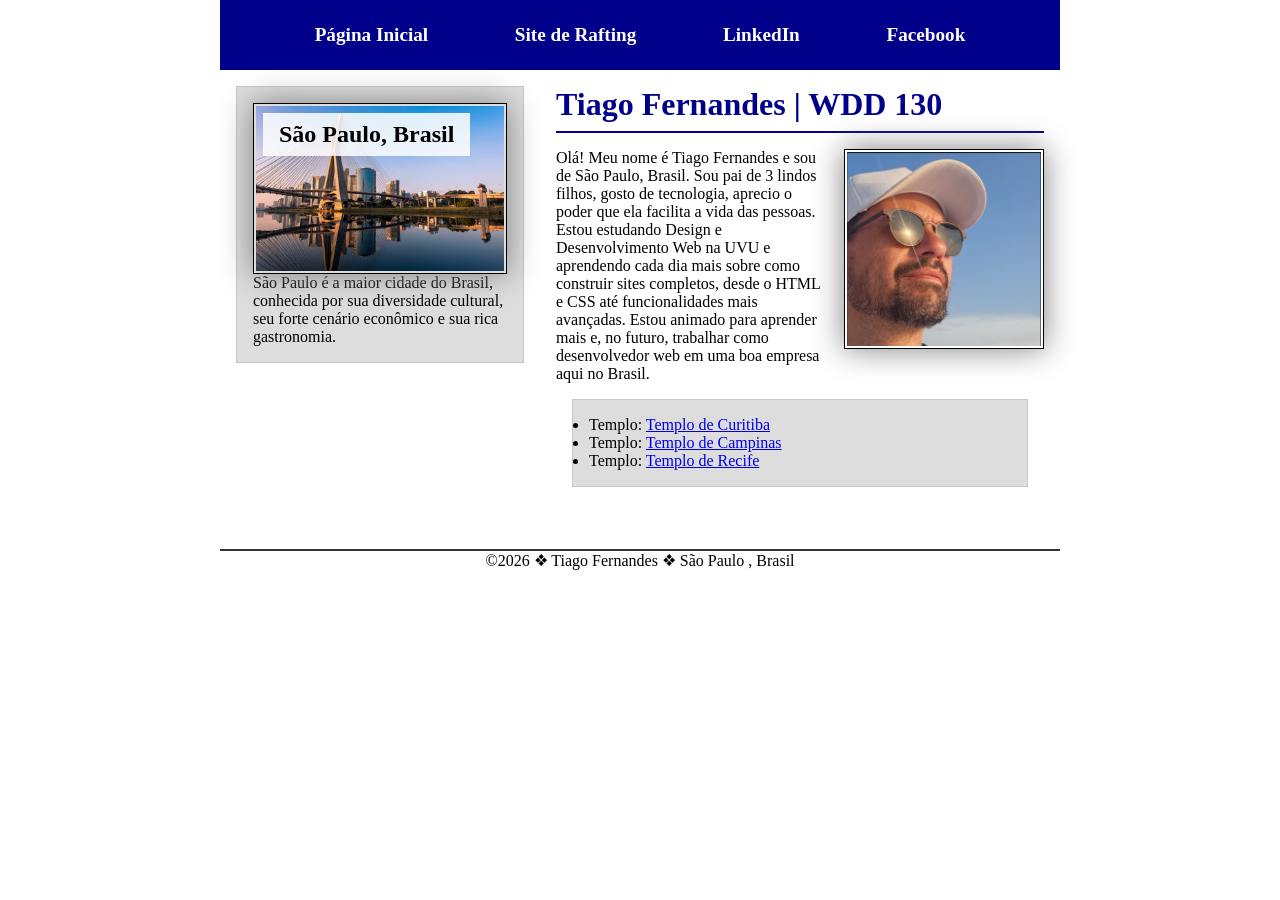
<file: index.html>
<!DOCTYPE html>
<html lang="pt-br">
<head>
    <meta charset="UTF-8">
    <meta name="viewport" content="width=device-width, initial-scale=1.0">
    <title>Tiago Fernandes | WDD 130</title>
    <meta name="description" content="Essa página conta um pouco sobre minha história, minhas manias, meus hobbies e outras curiosidades interessantes sobre mim!">
    <meta name="author" content="Tiago Gonçalves Fernandes">
    <link rel="stylesheet" href="estilos/estilos.css">
</head>
<body>
    <header>
        <nav>
            <a href="#">Página Inicial</a>
            <a href="wwr/">Site de Rafting</a>
            <a href="https://www.linkedin.com.br" target="_blank" rel="noopener noreferrer">LinkedIn</a>
            <a href="https://www.facebook.com.br" target="_blank" rel="noopener noreferrer">Facebook</a>
        </nav>
    </header>

    <div class="grid">
        <main>
            <h1>Tiago Fernandes | WDD 130</h1>
            <img src="imagens/perfil.png" alt="Olá, meu nome é Tiago Fernandes" class="perfil-float" width="200">
            <p>Olá! Meu nome é Tiago Fernandes e sou de São Paulo, Brasil. Sou pai de 3 lindos filhos, gosto de tecnologia, aprecio o poder que ela facilita a vida das pessoas. Estou estudando Design e Desenvolvimento Web na UVU e aprendendo cada dia mais sobre como construir sites completos, desde o HTML e CSS até funcionalidades mais avançadas. Estou animado para aprender mais e, no futuro, trabalhar como desenvolvedor web em uma boa empresa aqui no Brasil.</p>
            <ul class="caixa">
                <li>Templo: <a href="https://www.churchofjesuschrist.org/temples/details/curitiba-brazil-temple?lang=por" target="_blank" rel="noopener noreferrer">Templo de Curitiba</a></li>
                <li>Templo: <a href="https://www.churchofjesuschrist.org/temples/details/campinas-brazil-temple?lang=por" target="_blank" rel="noopener noreferrer">Templo de Campinas</a></li>
                <li>Templo: <a href="https://www.churchofjesuschrist.org/temples/details/recife-brazil-temple?lang=por" target="_blank" rel="noopener noreferrer">Templo de Recife</a></li>
            </ul>
        </main>

        <aside class="caixa">
            <div class="imagem-titulo">
                <img src="imagens/sao-paulo.jpg" alt="Vista da cidade de São Paulo">
                <h2>São Paulo, Brasil</h2>
            </div>
            <p>São Paulo é a maior cidade do Brasil, conhecida por sua diversidade cultural, seu forte cenário econômico e sua rica gastronomia.</p>
        </aside>
    </div>

    <footer>
        <p>&copy;2026 &#10070; Tiago Fernandes &#10070; São Paulo , Brasil</p>
    </footer>
</body>
</html>
</file>
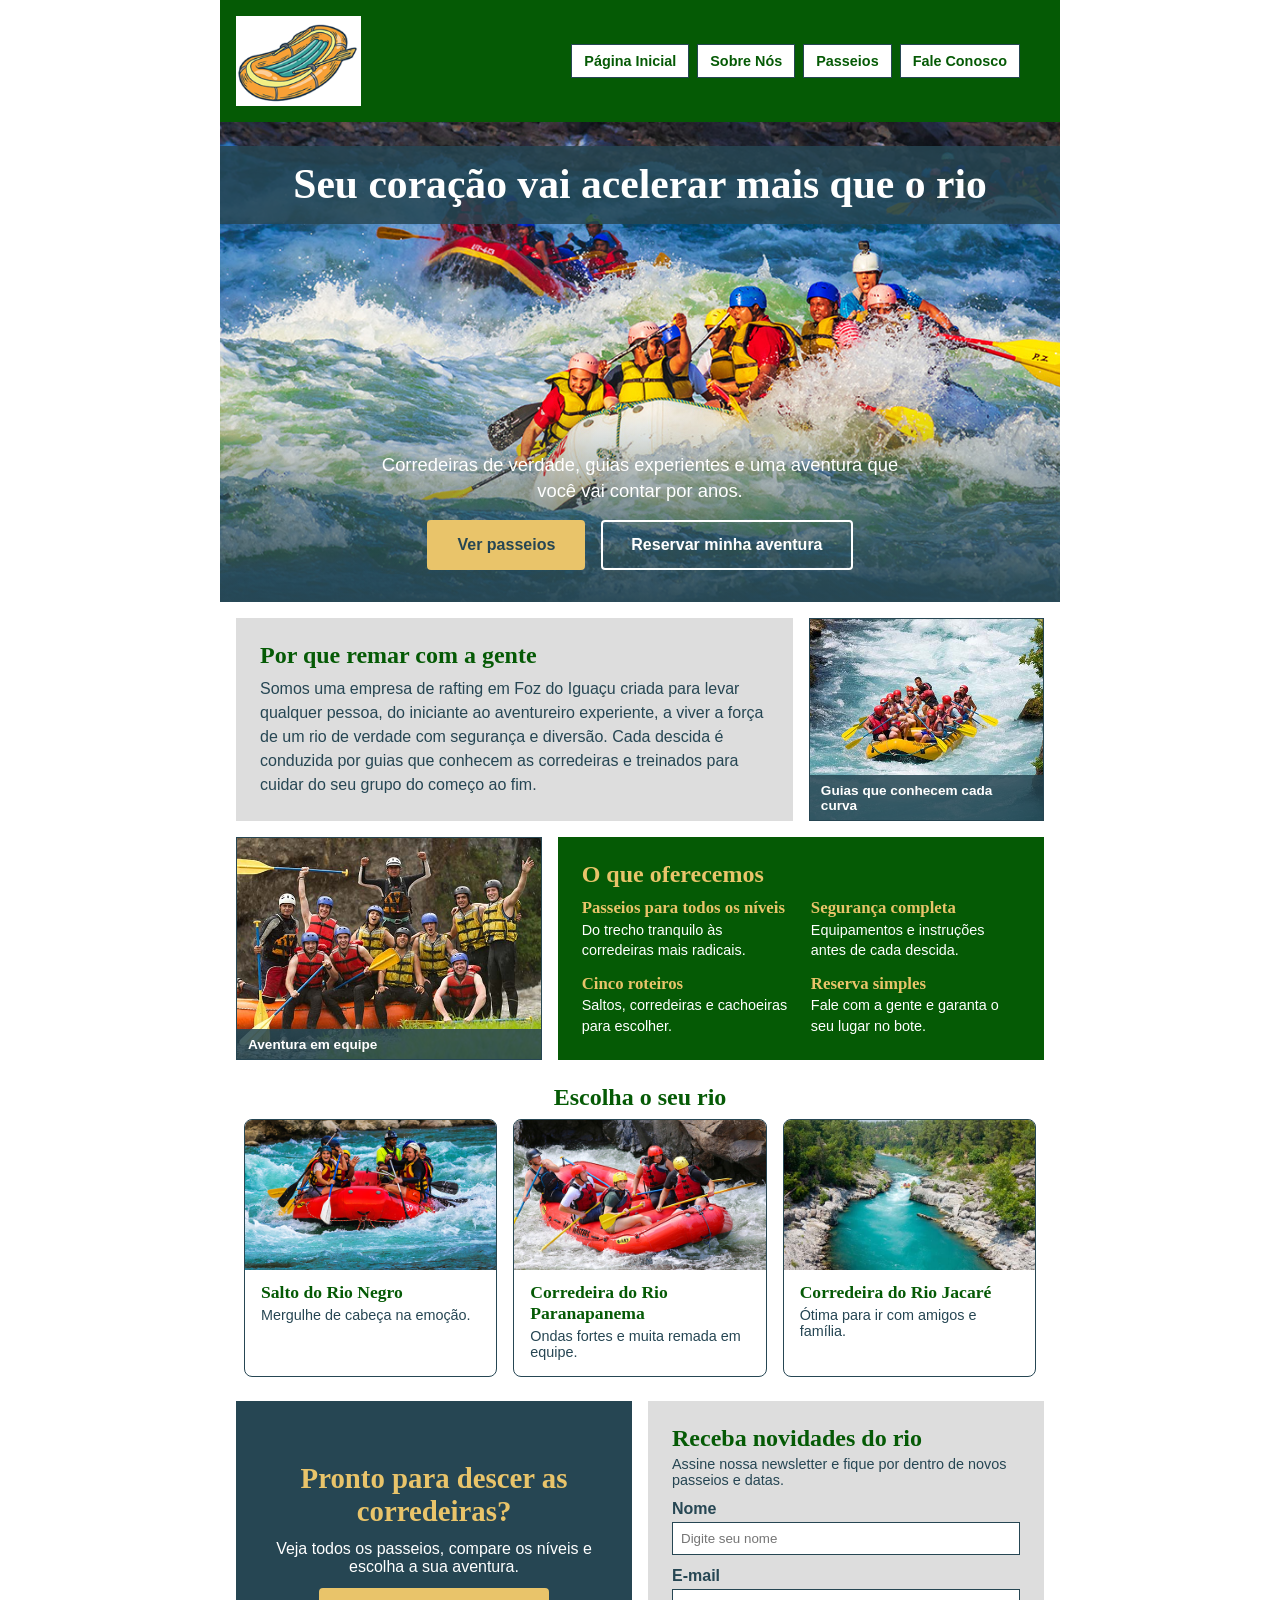
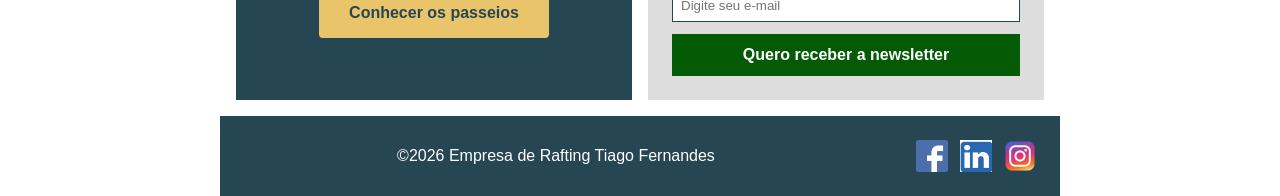
<file: wwr/index.html>
<!DOCTYPE html>
<html lang="pt-br">
<head>
    <meta charset="UTF-8">
    <meta name="viewport" content="width=device-width, initial-scale=1.0">
    <title>Página Inicial | Empresa de Rafting</title>
    <meta name="description" content="Descubra o rafting em Foz do Iguaçu: passeios em corredeiras para todos os níveis, com guias experientes e equipamentos de segurança. Conheça nossos passeios e assine a newsletter!">
    <meta name="author" content="Tiago Gonçalves Fernandes">
    <link rel="stylesheet" href="estilos/rafting.css">
</head>
<body>
    <header>
        <img src="imagens/logo.png" alt="Logo da Empresa de Rafting">
        <nav>
            <a href="index.html">Página Inicial</a>
            <a href="sobre.html">Sobre Nós</a>
            <a href="passeios.html">Passeios</a>
            <a href="contato.html">Fale Conosco</a>
        </nav>
    </header>

    <main>
        <div class="capa">
            <img src="imagens/rafting-1.jpg" alt="Bote cheio de aventureiros descendo as corredeiras">
            <h1>Seu coração vai acelerar mais que o rio</h1>
            <div class="capa-texto">
                <p>Corredeiras de verdade, guias experientes e uma aventura que você vai contar por anos.</p>
                <div class="capa-botoes">
                    <a href="passeios.html" class="btn">Ver passeios</a>
                    <a href="contato.html" class="btn btn-contorno">Reservar minha aventura</a>
                </div>
            </div>
        </div>

        <div class="mosaico">
            <div class="finalidade">
                <h2>Por que remar com a gente</h2>
                <p>Somos uma empresa de rafting em Foz do Iguaçu criada para levar qualquer pessoa, do iniciante ao aventureiro experiente, a viver a força de um rio de verdade com segurança e diversão. Cada descida é conduzida por guias que conhecem as corredeiras e treinados para cuidar do seu grupo do começo ao fim.</p>
            </div>

            <figure class="foto-a">
                <img src="imagens/rafting-2.jpg" alt="Guia de rafting orientando o grupo no rio">
                <figcaption>Guias que conhecem cada curva</figcaption>
            </figure>

            <figure class="foto-b">
                <img src="imagens/historia.jpg" alt="Nossa equipe no rio">
                <figcaption>Aventura em equipe</figcaption>
            </figure>

            <div class="ofertas">
                <h2>O que oferecemos</h2>
                <ul>
                    <li><strong>Passeios para todos os níveis</strong>Do trecho tranquilo às corredeiras mais radicais.</li>
                    <li><strong>Segurança completa</strong>Equipamentos e instruções antes de cada descida.</li>
                    <li><strong>Cinco roteiros</strong>Saltos, corredeiras e cachoeiras para escolher.</li>
                    <li><strong>Reserva simples</strong>Fale com a gente e garanta o seu lugar no bote.</li>
                </ul>
            </div>
        </div>

        <section class="destaques">
            <h2>Escolha o seu rio</h2>
            <div class="cartoes">
                <a class="cartao" href="passeios.html">
                    <img src="imagens/passeio-1.jpg" alt="Salto no rio">
                    <div>
                        <h3>Salto do Rio Negro</h3>
                        <p>Mergulhe de cabeça na emoção.</p>
                    </div>
                </a>
                <a class="cartao" href="passeios.html">
                    <img src="imagens/passeio-2.jpg" alt="Bote na corredeira">
                    <div>
                        <h3>Corredeira do Rio Paranapanema</h3>
                        <p>Ondas fortes e muita remada em equipe.</p>
                    </div>
                </a>
                <a class="cartao" href="passeios.html">
                    <img src="imagens/passeio-3.jpg" alt="Grupo descendo o rio">
                    <div>
                        <h3>Corredeira do Rio Jacaré</h3>
                        <p>Ótima para ir com amigos e família.</p>
                    </div>
                </a>
            </div>
        </section>

        <div class="faixa-dupla">
            <div class="chamada-final">
                <h2>Pronto para descer as corredeiras?</h2>
                <p>Veja todos os passeios, compare os níveis e escolha a sua aventura.</p>
                <a href="passeios.html" class="btn">Conhecer os passeios</a>
            </div>

            <div class="newsletter">
                <h2>Receba novidades do rio</h2>
                <p>Assine nossa newsletter e fique por dentro de novos passeios e datas.</p>
                <form action="#" method="post" class="form-contato">
                    <label for="news-nome">Nome</label>
                    <input type="text" id="news-nome" name="nome" placeholder="Digite seu nome" required>

                    <label for="news-email">E-mail</label>
                    <input type="email" id="news-email" name="email" placeholder="Digite seu e-mail" required>

                    <button type="submit">Quero receber a newsletter</button>
                </form>
            </div>
        </div>
    </main>

    <footer>
        <p>&copy;2026 Empresa de Rafting Tiago Fernandes</p>
        <nav class="redes-sociais">
            <a href="https://facebook.com" target="_blank" rel="noopener noreferrer">
                <img src="imagens/facebook-icon.png" alt="Ícone do Facebook">
            </a>
            <a href="https://linkedin.com" target="_blank" rel="noopener noreferrer">
                <img src="imagens/linkedin-icon.png" alt="Ícone do LinkedIn">
            </a>
            <a href="https://instagram.com" target="_blank" rel="noopener noreferrer">
                <img src="imagens/instagram-icon.png" alt="Ícone do Instagram">
            </a>
        </nav>
    </footer>
</body>
</html>
</file>
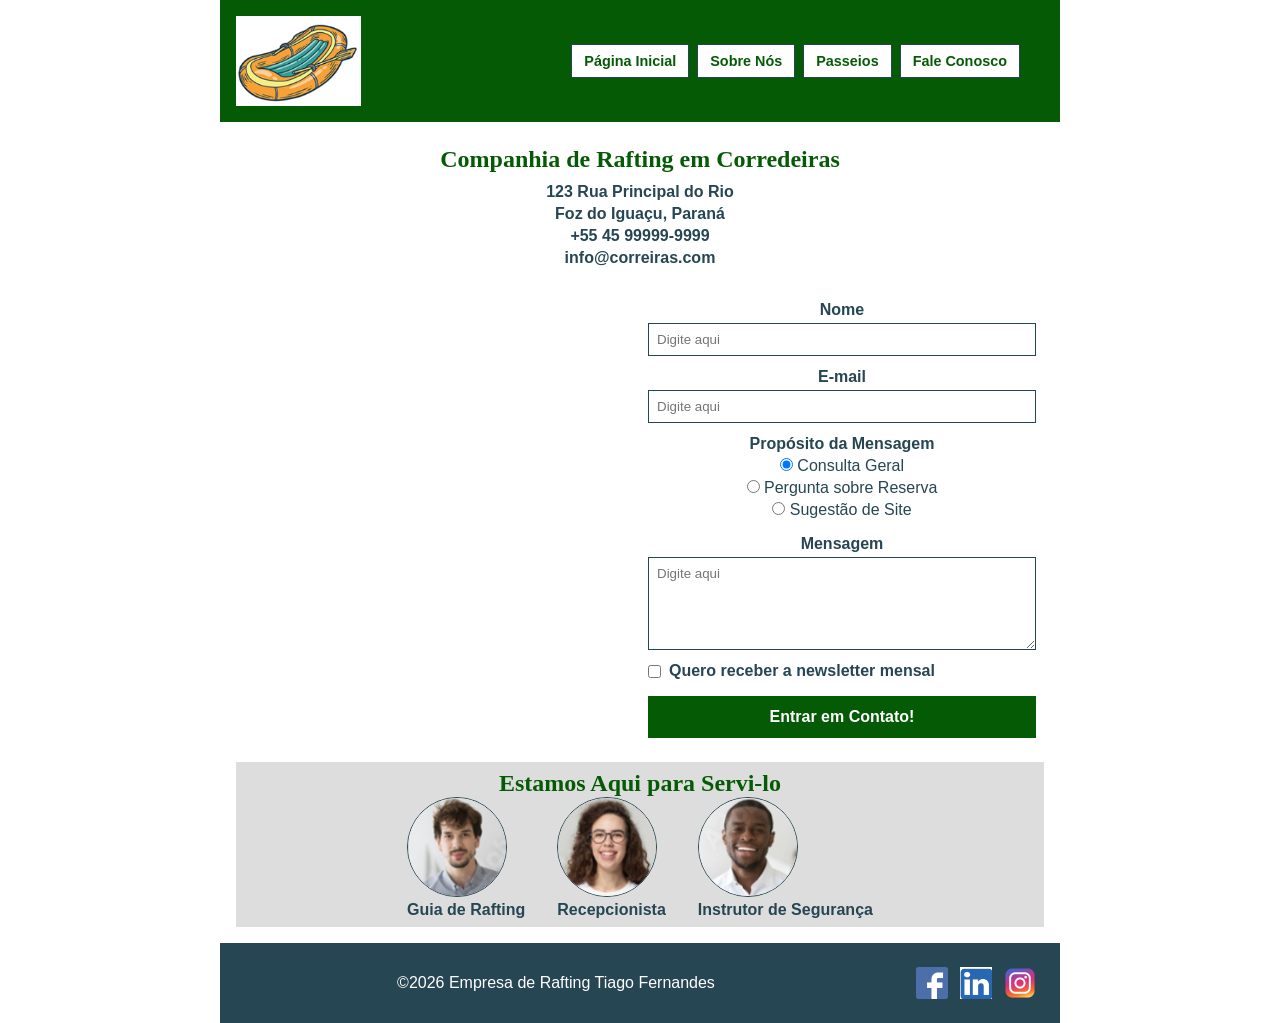
<file: wwr/contato.html>
<!DOCTYPE html>
<html lang="pt-br">
<head>
    <meta charset="UTF-8">
    <meta name="viewport" content="width=device-width, initial-scale=1.0">
    <title>Fale Conosco | Empresa de Rafting</title>
    <meta name="description" content="Entre em contato com a Empresa de Rafting: endereço, telefone, e-mail e formulário de contato para dúvidas, reservas e sugestões.">
    <meta name="author" content="Tiago Gonçalves Fernandes">
    <link rel="stylesheet" href="estilos/rafting.css">
</head>
<body>
    <header>
        <img src="imagens/logo.png" alt="Logo da Empresa de Rafting">
        <nav>
            <a href="index.html">Página Inicial</a>
            <a href="sobre.html">Sobre Nós</a>
            <a href="passeios.html">Passeios</a>
            <a href="contato.html">Fale Conosco</a>
        </nav>
    </header>

    <main>
        <section class="contato-info">
            <h1>Companhia de Rafting em Corredeiras</h1>
            <p>123 Rua Principal do Rio</p>
            <p>Foz do Iguaçu, Paraná</p>
            <p>+55 45 99999-9999</p>
            <p>info@correiras.com</p>
        </section>

        <section class="contato-mapa-form">
            <div class="mapa">
                <iframe
                    src="https://www.google.com/maps/embed?pb=!1m14!1m12!1m3!1d9427.491501078559!2d-54.58928283305123!3d-25.53937980761141!2m3!1f0!2f0!3f0!3m2!1i1024!2i768!4f13.1!5e0!3m2!1spt-BR!2sbr!4v1791154262239!5m2!1spt-BR!2sbr"
                    allowfullscreen=""
                    loading="lazy"
                    referrerpolicy="no-referrer-when-downgrade"
                    title="Mapa da localização da empresa">
                </iframe>
            </div>

            <form action="#" method="post" class="form-contato">
                <label for="nome">Nome</label>
                <input type="text" id="nome" name="nome" placeholder="Digite aqui" required>

                <label for="email">E-mail</label>
                <input type="email" id="email" name="email" placeholder="Digite aqui" required>

                <fieldset class="proposito">
                    <legend>Propósito da Mensagem</legend>
                    <label for="duvida-geral">
                        <input type="radio" id="duvida-geral" name="proposito" value="duvida-geral" checked>
                        Consulta Geral
                    </label>
                    <label for="pergunta-reserva">
                        <input type="radio" id="pergunta-reserva" name="proposito" value="pergunta-reserva">
                        Pergunta sobre Reserva
                    </label>
                    <label for="sugestao-site">
                        <input type="radio" id="sugestao-site" name="proposito" value="sugestao">
                        Sugestão de Site
                    </label>
                </fieldset>

                <label for="mensagem">Mensagem</label>
                <textarea id="mensagem" name="mensagem" rows="5" placeholder="Digite aqui"></textarea>

                <label class="checkbox-label" for="newsletter">
                    <input type="checkbox" id="newsletter" name="newsletter">
                    Quero receber a newsletter mensal
                </label>

                <button type="submit">Entrar em Contato!</button>
            </form>
        </section>

        <section class="equipe">
            <h2>Estamos Aqui para Servi-lo</h2>
            <div class="galeria-equipe">
                <figure>
                    <img src="imagens/funcionario-1.png" alt="Foto de perfil do guia de rafting">
                    <figcaption>Guia de Rafting</figcaption>
                </figure>
                <figure>
                    <img src="imagens/funcionario-2.png" alt="Foto de perfil da recepcionista">
                    <figcaption>Recepcionista</figcaption>
                </figure>
                <figure>
                    <img src="imagens/funcionario-3.png" alt="Foto de perfil do instrutor de segurança">
                    <figcaption>Instrutor de Segurança</figcaption>
                </figure>
            </div>
        </section>
    </main>

    <footer>
        <p>&copy;2026 Empresa de Rafting Tiago Fernandes</p>
        <nav class="redes-sociais">
            <a href="https://facebook.com" target="_blank" rel="noopener noreferrer">
                <img src="imagens/facebook-icon.png" alt="Ícone do Facebook">
            </a>
            <a href="https://linkedin.com" target="_blank" rel="noopener noreferrer">
                <img src="imagens/linkedin-icon.png" alt="Ícone do LinkedIn">
            </a>
            <a href="https://instagram.com" target="_blank" rel="noopener noreferrer">
                <img src="imagens/instagram-icon.png" alt="Ícone do Instagram">
            </a>
        </nav>
    </footer>
</body>
</html>
</file>
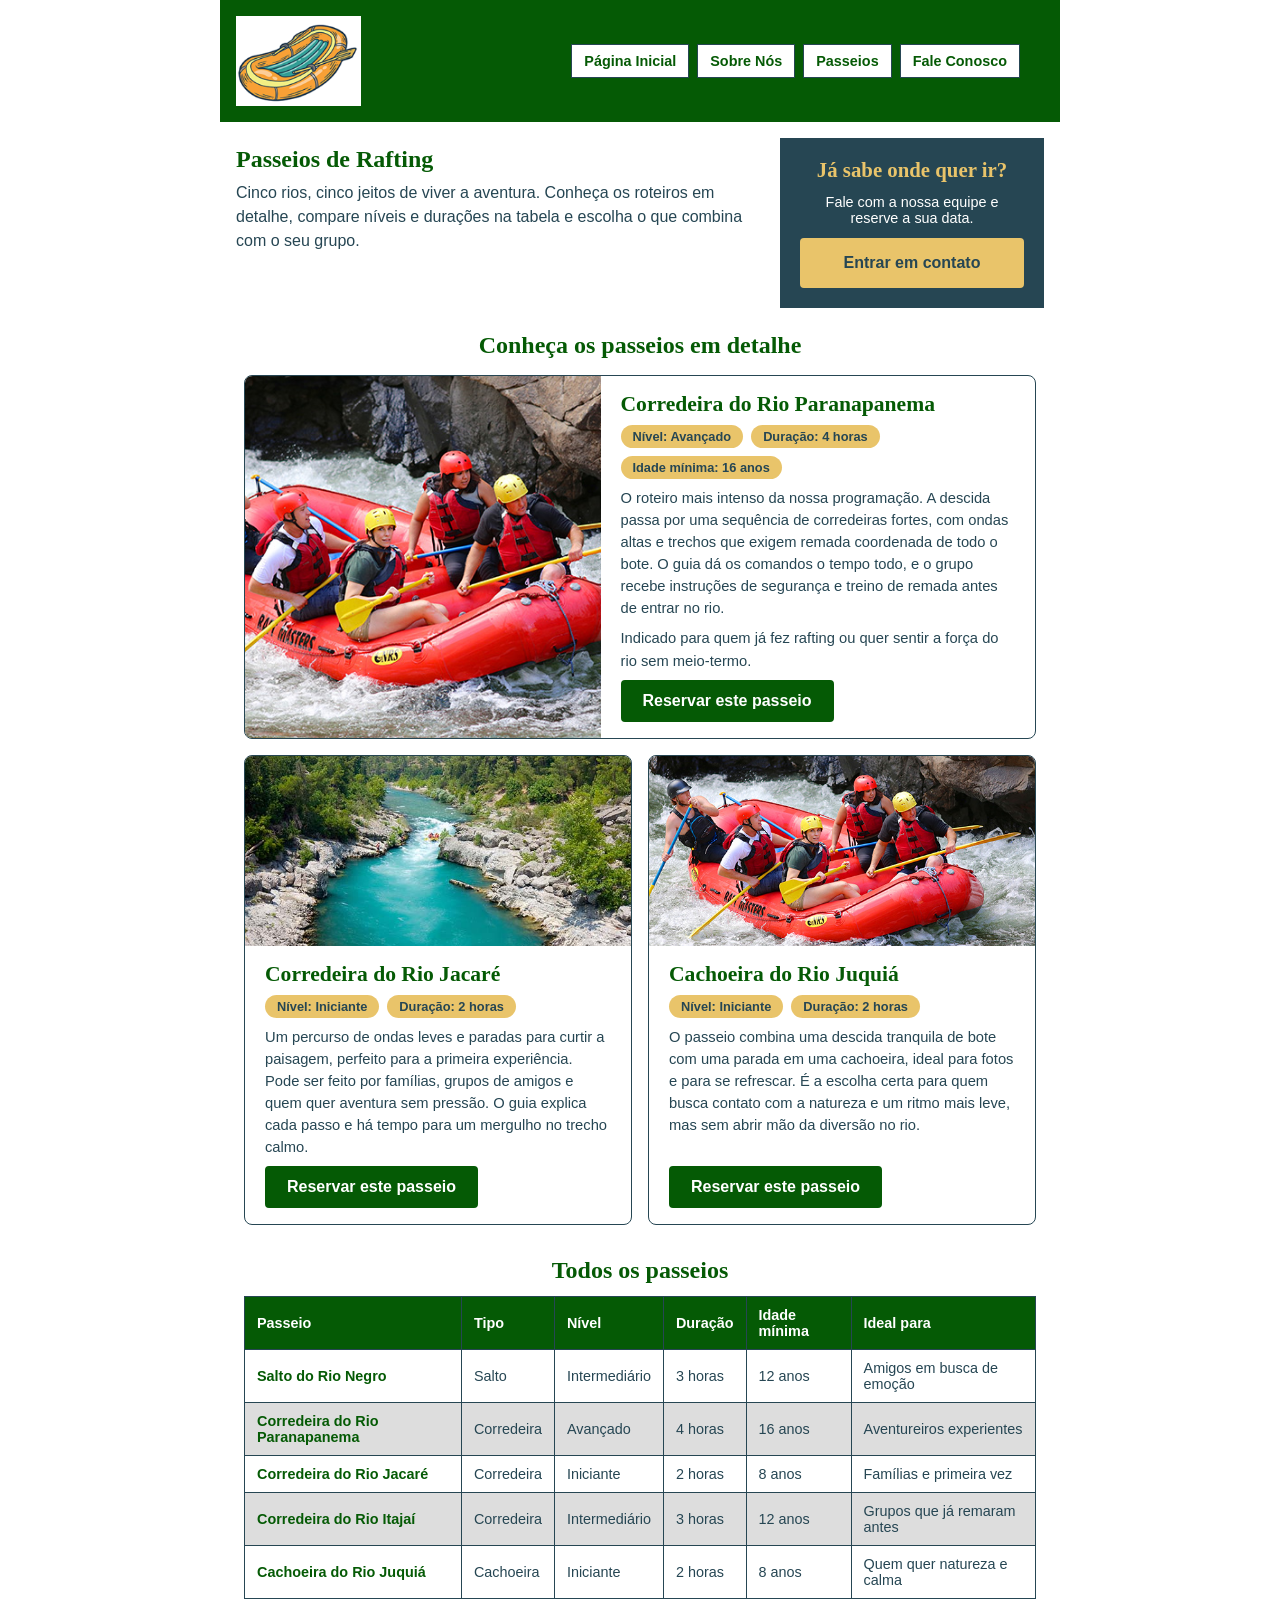
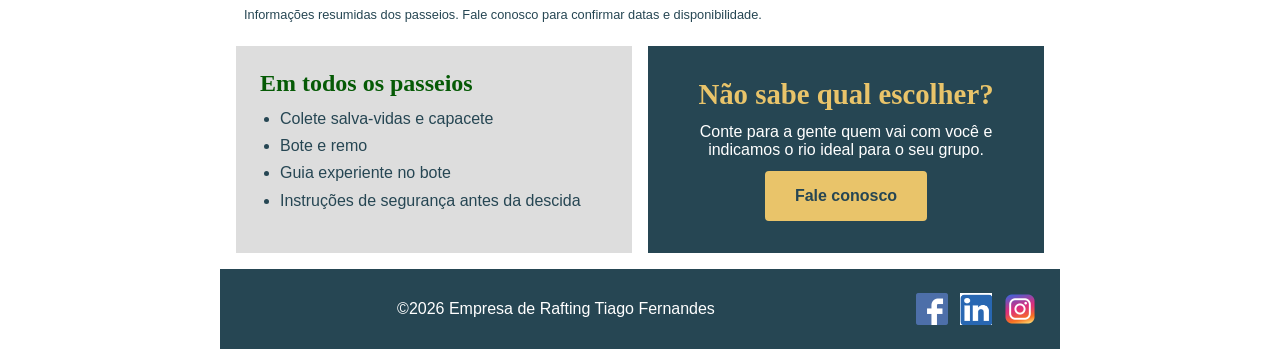
<file: wwr/passeios.html>
<!DOCTYPE html>
<html lang="pt-br">
<head>
    <meta charset="UTF-8">
    <meta name="viewport" content="width=device-width, initial-scale=1.0">
    <title>Passeios | Empresa de Rafting</title>
    <meta name="description" content="Conheça os passeios de rafting da nossa empresa: saltos, corredeiras e cachoeiras para todos os níveis. Veja detalhes, níveis e durações e entre em contato para reservar.">
    <meta name="author" content="Tiago Gonçalves Fernandes">
    <link rel="stylesheet" href="estilos/rafting.css">
</head>
<body>
    <header>
        <img src="imagens/logo.png" alt="Logo da Empresa de Rafting">
        <nav>
            <a href="index.html">Página Inicial</a>
            <a href="sobre.html">Sobre Nós</a>
            <a href="passeios.html">Passeios</a>
            <a href="contato.html">Fale Conosco</a>
        </nav>
    </header>

    <main>
        <div class="passeios-topo">
            <section class="intro-passeios">
                <h1>Passeios de Rafting</h1>
                <p>Cinco rios, cinco jeitos de viver a aventura. Conheça os roteiros em detalhe, compare níveis e durações na tabela e escolha o que combina com o seu grupo.</p>
            </section>
            <aside class="cta-topo">
                <h2>Já sabe onde quer ir?</h2>
                <p>Fale com a nossa equipe e reserve a sua data.</p>
                <a href="contato.html" class="btn">Entrar em contato</a>
            </aside>
        </div>

        <section class="detalhes">
            <h2>Conheça os passeios em detalhe</h2>

            <article class="passeio-card largo">
                <img src="imagens/passeio-2.jpg" alt="Bote na corredeira do Rio Paranapanema">
                <div class="passeio-corpo">
                    <h3>Corredeira do Rio Paranapanema</h3>
                    <ul class="selos">
                        <li>Nível: Avançado</li>
                        <li>Duração: 4 horas</li>
                        <li>Idade mínima: 16 anos</li>
                    </ul>
                    <p>O roteiro mais intenso da nossa programação. A descida passa por uma sequência de corredeiras fortes, com ondas altas e trechos que exigem remada coordenada de todo o bote. O guia dá os comandos o tempo todo, e o grupo recebe instruções de segurança e treino de remada antes de entrar no rio.</p>
                    <p>Indicado para quem já fez rafting ou quer sentir a força do rio sem meio-termo.</p>
                    <a href="contato.html" class="btn">Reservar este passeio</a>
                </div>
            </article>

            <article class="passeio-card">
                <img src="imagens/passeio-3.jpg" alt="Grupo descendo a corredeira do Rio Jacaré">
                <div class="passeio-corpo">
                    <h3>Corredeira do Rio Jacaré</h3>
                    <ul class="selos">
                        <li>Nível: Iniciante</li>
                        <li>Duração: 2 horas</li>
                    </ul>
                    <p>Um percurso de ondas leves e paradas para curtir a paisagem, perfeito para a primeira experiência. Pode ser feito por famílias, grupos de amigos e quem quer aventura sem pressão. O guia explica cada passo e há tempo para um mergulho no trecho calmo.</p>
                    <a href="contato.html" class="btn">Reservar este passeio</a>
                </div>
            </article>

            <article class="passeio-card">
                <img src="imagens/passeio-5.jpg" alt="Cachoeira no Rio Juquiá">
                <div class="passeio-corpo">
                    <h3>Cachoeira do Rio Juquiá</h3>
                    <ul class="selos">
                        <li>Nível: Iniciante</li>
                        <li>Duração: 2 horas</li>
                    </ul>
                    <p>O passeio combina uma descida tranquila de bote com uma parada em uma cachoeira, ideal para fotos e para se refrescar. É a escolha certa para quem busca contato com a natureza e um ritmo mais leve, mas sem abrir mão da diversão no rio.</p>
                    <a href="contato.html" class="btn">Reservar este passeio</a>
                </div>
            </article>
        </section>

        <section class="tabela-passeios">
            <h2>Todos os passeios</h2>
            <div class="tabela-rolagem">
                <table>
                    <caption>Informações resumidas dos passeios. Fale conosco para confirmar datas e disponibilidade.</caption>
                    <thead>
                        <tr>
                            <th scope="col">Passeio</th>
                            <th scope="col">Tipo</th>
                            <th scope="col">Nível</th>
                            <th scope="col">Duração</th>
                            <th scope="col">Idade mínima</th>
                            <th scope="col">Ideal para</th>
                        </tr>
                    </thead>
                    <tbody>
                        <tr>
                            <th scope="row">Salto do Rio Negro</th>
                            <td>Salto</td>
                            <td>Intermediário</td>
                            <td>3 horas</td>
                            <td>12 anos</td>
                            <td>Amigos em busca de emoção</td>
                        </tr>
                        <tr>
                            <th scope="row">Corredeira do Rio Paranapanema</th>
                            <td>Corredeira</td>
                            <td>Avançado</td>
                            <td>4 horas</td>
                            <td>16 anos</td>
                            <td>Aventureiros experientes</td>
                        </tr>
                        <tr>
                            <th scope="row">Corredeira do Rio Jacaré</th>
                            <td>Corredeira</td>
                            <td>Iniciante</td>
                            <td>2 horas</td>
                            <td>8 anos</td>
                            <td>Famílias e primeira vez</td>
                        </tr>
                        <tr>
                            <th scope="row">Corredeira do Rio Itajaí</th>
                            <td>Corredeira</td>
                            <td>Intermediário</td>
                            <td>3 horas</td>
                            <td>12 anos</td>
                            <td>Grupos que já remaram antes</td>
                        </tr>
                        <tr>
                            <th scope="row">Cachoeira do Rio Juquiá</th>
                            <td>Cachoeira</td>
                            <td>Iniciante</td>
                            <td>2 horas</td>
                            <td>8 anos</td>
                            <td>Quem quer natureza e calma</td>
                        </tr>
                    </tbody>
                </table>
            </div>
        </section>

        <div class="fechamento">
            <section class="inclui">
                <h2>Em todos os passeios</h2>
                <ul>
                    <li>Colete salva-vidas e capacete</li>
                    <li>Bote e remo</li>
                    <li>Guia experiente no bote</li>
                    <li>Instruções de segurança antes da descida</li>
                </ul>
            </section>

            <section class="chamada-final">
                <h2>Não sabe qual escolher?</h2>
                <p>Conte para a gente quem vai com você e indicamos o rio ideal para o seu grupo.</p>
                <a href="contato.html" class="btn">Fale conosco</a>
            </section>
        </div>
    </main>

    <footer>
        <p>&copy;2026 Empresa de Rafting Tiago Fernandes</p>
        <nav class="redes-sociais">
            <a href="https://facebook.com" target="_blank" rel="noopener noreferrer">
                <img src="imagens/facebook-icon.png" alt="Ícone do Facebook">
            </a>
            <a href="https://linkedin.com" target="_blank" rel="noopener noreferrer">
                <img src="imagens/linkedin-icon.png" alt="Ícone do LinkedIn">
            </a>
            <a href="https://instagram.com" target="_blank" rel="noopener noreferrer">
                <img src="imagens/instagram-icon.png" alt="Ícone do Instagram">
            </a>
        </nav>
    </footer>
</body>
</html>
</file>
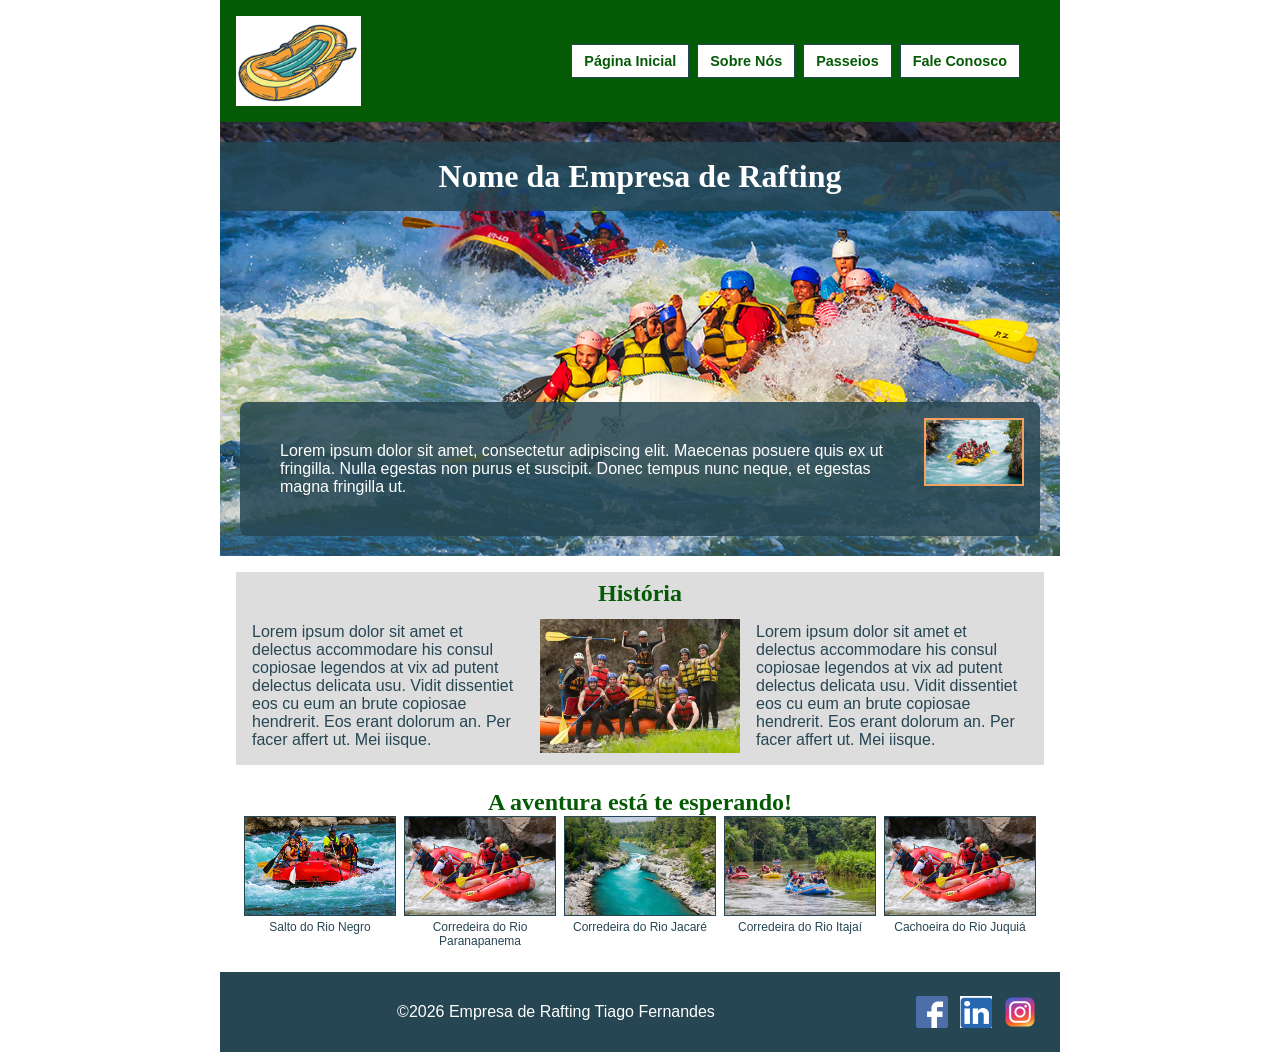
<file: wwr/sobre.html>
<!DOCTYPE html>
<html lang="pt-br">
<head>
    <meta charset="UTF-8">
    <meta name="viewport" content="width=device-width, initial-scale=1.0">
    <title>Sobre Nós | Empresa de Rafting</title>
    <meta name="description" content="Conheça a história da nossa empresa de rafting e as aventuras que oferecemos.">
    <meta name="author" content="Tiago Gonçalves Fernandes">
    <link rel="stylesheet" href="estilos/rafting.css">
</head>
<body>
    <header>
        <img src="imagens/logo.png" alt="Logo da Empresa de Rafting">
        <nav>
            <a href="index.html">Página Inicial</a>
            <a href="sobre.html">Sobre Nós</a>
            <a href="passeios.html">Passeios</a>
            <a href="contato.html">Fale Conosco</a>
        </nav>
    </header>

    <main>
        <div class="hero">
            <img src="imagens/rafting-1.jpg" alt="Bote descendo as corredeiras">
            <h1>Nome da Empresa de Rafting</h1>
            <article>
                <img src="imagens/rafting-2.jpg" alt="Guia de rafting no rio">
                <p>Lorem ipsum dolor sit amet, consectetur adipiscing elit. Maecenas posuere quis ex ut fringilla. Nulla egestas non purus et suscipit. Donec tempus nunc neque, et egestas magna fringilla ut.</p>
            </article>
        </div>

        <section class="historia">
            <h2>História</h2>
            <p>Lorem ipsum dolor sit amet et delectus accommodare his consul copiosae legendos at vix ad putent delectus delicata usu. Vidit dissentiet eos cu eum an brute copiosae hendrerit. Eos erant dolorum an. Per facer affert ut. Mei iisque.</p>
            <img src="imagens/historia.jpg" alt="Nossa equipe no rio">
            <p>Lorem ipsum dolor sit amet et delectus accommodare his consul copiosae legendos at vix ad putent delectus delicata usu. Vidit dissentiet eos cu eum an brute copiosae hendrerit. Eos erant dolorum an. Per facer affert ut. Mei iisque.</p>
        </section>

        <section class="aventuras">
            <h2>A aventura está te esperando!</h2>
            <div class="galeria">
                <figure>
                    <img src="imagens/passeio-1.jpg" alt="Salto no rio">
                    <figcaption>Salto do Rio Negro</figcaption>
                </figure>
                <figure>
                    <img src="imagens/passeio-2.jpg" alt="Bote na corredeira">
                    <figcaption>Corredeira do Rio Paranapanema</figcaption>
                </figure>
                <figure>
                    <img src="imagens/passeio-3.jpg" alt="Grupo descendo o rio">
                    <figcaption>Corredeira do Rio Jacaré</figcaption>
                </figure>
                <figure>
                    <img src="imagens/passeio-4.jpg" alt="Trecho de corredeiras">
                    <figcaption>Corredeira do Rio Itajaí</figcaption>
                </figure>
                <figure>
                    <img src="imagens/passeio-5.jpg" alt="Cachoeira no rio">
                    <figcaption>Cachoeira do Rio Juquiá</figcaption>
                </figure>
            </div>
        </section>
    </main>

    <footer>
        <p>&copy;2026 Empresa de Rafting Tiago Fernandes</p>
        <nav class="redes-sociais">
            <a href="https://facebook.com" target="_blank" rel="noopener noreferrer">
                <img src="imagens/facebook-icon.png" alt="Ícone do Facebook">
            </a>
            <a href="https://linkedin.com" target="_blank" rel="noopener noreferrer">
                <img src="imagens/linkedin-icon.png" alt="Ícone do LinkedIn">
            </a>
            <a href="https://instagram.com" target="_blank" rel="noopener noreferrer">
                <img src="imagens/instagram-icon.png" alt="Ícone do Instagram">
            </a>
        </nav>
    </footer>
</body>
</html>
</file>
<file: estilos/estilos.css>
* {
  margin: 0;
  padding: 0;
  box-sizing: border-box;
}

/* Passos 1 e 7: largura máxima e centralização */
header, footer, .grid {
  max-width: 840px;
  margin: 0 auto;
}

/* Passo 2: menu com Flex */
nav {
  background-color: darkblue;
  padding: 1rem;
  display: flex;
  justify-content: space-evenly;
  align-items: center;
}

/* Passo 4: links como elementos de bloco */
nav a {
  display: block;
  padding: 0.5rem;
  text-decoration: none;
  font-size: 1.2rem;
  font-weight: 700;
  color: #fff;
}

/* Passo 5: borda inferior no h1 */
h1 {
  color: darkblue;
  border-bottom: 2px solid darkblue;
  padding-bottom: 0.5rem;
  margin-bottom: 1rem;
}

/* Passo 8: layout em grid (aside à esquerda, main à direita) */
.grid {
  display: grid;
  grid-template-columns: 20rem 1fr;
  align-items: start;
}

main {
  grid-column: 2 / 3;
  grid-row: 1 / 2;
  margin: 1rem;
}

main img {
  width: 200px;
}

img {
  width: 150px;
  height: auto;
  border: 1px solid black;
  padding: 2px;
  box-shadow: 0 0 30px gray;
}

p {
  padding: 0;
}

/* Imagem de perfil flutuante */
.perfil-float {
  float: right;
  margin: 0 0 1rem 1rem;
}

aside {
  grid-column: 1 / 2;
  grid-row: 1 / 2;
  position: relative;
}

aside img {
  width: 200px;
  height: auto;
}

footer {
  margin-top: 30px;
  border-top: 2px solid #333;
  text-align: center;
}

/* Seletores de Classe */
.caixa {
  margin: 1rem;
  border: 1px solid rgb(0 0 0 / 10%);
  padding: 1rem;
  background-color: #ddd;
  color: #000;
}

/* Sobreposição de título na imagem */
.imagem-titulo {
  position: relative;
}

.imagem-titulo img {
  width: 100%;
  display: block;
}

.imagem-titulo h2 {
  position: absolute;
  top: 10px;
  left: 10px;
  margin: 0;
  padding: 0.5rem 1rem;
  background-color: rgba(255, 255, 255, 0.85);
  color: #000;
}
</file>
<file: wwr/estilos/rafting.css>
/* ==========================
   Variáveis CSS
========================== */
:root {
  --cor-primaria: #055a05;      /* verde-floresta */
  --cor-secundaria: #f4a261;    /* bege médio */
  --cor-destaque1: #264653;     /* azul-escuro acinzentado */
  --cor-destaque2: #e9c46a;     /* amarelo-claro dourado */
  --cor-branco: #ffffff;
  --cor-fundo-claro: #dddddd;
  --cor-overlay: #264653d9;     /* azul-escuro com 85% de opacidade */
  --fonte-titulo: "Times New Roman", "Georgia", serif;
  --fonte-body: Arial, Helvetica, sans-serif;
}

/* ==========================
   Reset (box model)
========================== */
* {
  margin: 0;
  padding: 0;
  box-sizing: border-box;
}

body {
  font-family: var(--fonte-body);
  color: var(--cor-destaque1);
}

/* ==========================
   Largura da página
========================== */
header, main, footer {
  width: 840px;
  margin: 0 auto;
}

/* ==========================
   Títulos
========================== */
h1, h2 {
  font-family: var(--fonte-titulo);
  color: var(--cor-primaria);
  text-align: center;
}

/* ==========================
   Margem/padding básicos
========================== */
nav, p, section, article {
  margin: 16px;
  padding: 8px;
}

/* ==========================
   Cabeçalho (CSS Grid)
========================== */
header {
  display: grid;
  grid-template-columns: auto 1fr;   /* logo | navegação */
  align-items: center;
  gap: 16px;
  padding: 16px;
  background-color: var(--cor-primaria);
  color: var(--cor-branco);
}
header img {
  display: block;
  height: 90px;
  width: auto;
}

/* ==========================
   Navegação (CSS Flex)
========================== */
nav {
  display: flex;
  justify-content: flex-end;
  align-items: center;
  gap: 8px;
}
nav a {
  padding: 8px 12px;
  background-color: var(--cor-branco);
  color: var(--cor-primaria);
  border: 1px solid var(--cor-destaque1);
  text-decoration: none;
  font-weight: bold;
  font-size: 0.9rem;
  text-align: center;
}
nav a:hover {
  background-color: var(--cor-destaque2);
  color: var(--cor-destaque1);
}

/* ==========================
   Hero
========================== */
.hero {
  position: relative;
}
.hero img {
  display: block;
  width: 100%;
  height: auto;
}
.hero h1 {
  position: absolute;
  top: 20px;
  width: 100%;
  padding: 16px;
  text-align: center;
  background-color: var(--cor-overlay);
  color: var(--cor-branco) !important;   /* garante texto branco sobre o fundo azul-escuro */
}
.hero article {
  position: absolute;
  bottom: 20px;
  left: 20px;
  right: 20px;
  background-color: var(--cor-overlay);
  color: var(--cor-branco);
  border-radius: 8px;
  padding: 16px;
  margin: 0;
}
.hero article img {
  float: right;
  width: 100px;
  margin: 0 0 8px 8px;
  border: 2px solid var(--cor-secundaria);
}

/* ==========================
   Seção História (3 colunas)
========================== */
section {
  text-align: center;
}
.historia {
  display: grid;
  grid-template-columns: 1fr 200px 1fr;   /* texto | imagem | texto */
  align-items: center;
  gap: 8px;
  background-color: var(--cor-fundo-claro);
}
.historia h2 {
  grid-column: 1 / -1;   /* título ocupa toda a largura */
}
.historia p {
  text-align: left;
  margin: 0;
}
.historia img {
  width: 100%;
  height: auto;
  display: block;
}

/* ==========================
   Seção A aventura... (5 figuras)
========================== */
.galeria {
  display: flex;
  justify-content: space-between;
  gap: 8px;
}
.galeria figure {
  flex: 1;
  text-align: center;
}
.galeria img {
  display: block;
  width: 100%;
  height: 100px;
  object-fit: cover;
  border: 1px solid var(--cor-destaque1);
}
.galeria figcaption {
  margin-top: 4px;
  font-size: 0.75rem;
}

/* ==========================
   Rodapé (texto + ícones à direita)
========================== */
footer {
  display: flex;
  justify-content: space-between;
  align-items: center;
  background-color: var(--cor-destaque1);
  color: var(--cor-branco);
}
footer p {
  flex: 1;
  text-align: center;
}
.redes-sociais {
  display: flex;
  justify-content: flex-end;
  gap: 12px;
}
.redes-sociais a {
  text-decoration: none;
  padding: 0;
  background: none;
  border: none;
}
.redes-sociais img {
  display: block;
  width: 32px;
  height: 32px;
}

/* ==========================
   Página Fale Conosco
========================== */
.contato-info {
  text-align: center;
}
.contato-info h1 {
  margin-bottom: 8px;
}
.contato-info p {
  margin: 0;
  padding: 2px;
  font-weight: bold;
}

.contato-mapa-form {
  display: grid;
  grid-template-columns: 1fr 1fr;
  gap: 16px;
  align-items: start;
}
.mapa iframe {
  display: block;
  width: 100%;
  height: 300px;
  border: 0;
}

.form-contato {
  display: flex;
  flex-direction: column;
  gap: 4px;
}
.form-contato label {
  font-weight: bold;
}
.form-contato input[type="text"],
.form-contato input[type="email"],
.form-contato textarea {
  padding: 8px;
  border: 1px solid var(--cor-destaque1);
  font-family: var(--fonte-body);
  margin-bottom: 8px;
}
.proposito {
  border: none;
  margin: 0 0 8px 0;
  padding: 0;
}
.proposito legend {
  font-weight: bold;
  padding: 0;
  margin-bottom: 4px;
}
.proposito label {
  display: block;
  font-weight: normal;
  margin-bottom: 4px;
}
.checkbox-label {
  display: flex;
  align-items: center;
  gap: 8px;
  font-weight: normal;
  margin-bottom: 12px;
}
.form-contato button[type="submit"] {
  background-color: var(--cor-primaria);
  color: var(--cor-branco);
  border: none;
  padding: 12px;
  font-weight: bold;
  font-size: 1rem;
  cursor: pointer;
}
.form-contato button[type="submit"]:hover {
  background-color: var(--cor-destaque2);
  color: var(--cor-destaque1);
}

/* Equipe (reutiliza o padrão de .galeria da página Sobre Nós) */
.equipe {
  background-color: var(--cor-fundo-claro);
}
.galeria-equipe {
  display: flex;
  justify-content: center;
  gap: 32px;
}
.galeria-equipe figure {
  text-align: center;
}
.galeria-equipe img {
  display: block;
  width: 100px;
  height: 100px;
  object-fit: cover;
  border-radius: 50%;
  border: 1px solid var(--cor-destaque1);
}
.galeria-equipe figcaption {
  margin-top: 4px;
  font-weight: bold;
}

/* ==========================================================
   NOVOS ESTILOS: Página Inicial (index.html) e Passeios
   (reaproveita as variáveis e o padrão visual das páginas
   Sobre Nós e Fale Conosco)
========================================================== */

/* Link ativo no menu */
nav a.ativo {
  background-color: var(--cor-destaque2);
  color: var(--cor-destaque1);
}

/* Botões de chamada para ação */
.btn {
  display: inline-block;
  padding: 14px 28px;
  background-color: var(--cor-destaque2);
  color: var(--cor-destaque1);
  font-weight: bold;
  font-size: 1rem;
  text-decoration: none;
  border: 2px solid var(--cor-destaque2);
  border-radius: 4px;
  transition: background-color 0.2s, color 0.2s, transform 0.2s;
}
.btn:hover,
.btn:focus-visible {
  background-color: var(--cor-secundaria);
  border-color: var(--cor-secundaria);
  transform: translateY(-2px);
}
.btn-contorno {
  background-color: transparent;
  color: var(--cor-branco);
  border-color: var(--cor-branco);
}
.btn-contorno:hover,
.btn-contorno:focus-visible {
  background-color: var(--cor-branco);
  border-color: var(--cor-branco);
  color: var(--cor-destaque1);
}

/* ==========================
   Página Inicial: capa
========================== */
.capa {
  position: relative;
  height: 480px;
  overflow: hidden;
}
.capa > img {
  display: block;
  width: 100%;
  height: 100%;
  object-fit: cover;
}
/* Mensagem de cabeçalho sobre a imagem (posicionamento absoluto) */
.capa h1 {
  position: absolute;
  top: 24px;
  left: 0;
  right: 0;
  padding: 16px;
  background-color: var(--cor-overlay);
  color: var(--cor-branco);
  font-size: 2.6rem;
  line-height: 1.1;
}
.capa-texto {
  position: absolute;
  left: 0;
  right: 0;
  bottom: 0;
  display: flex;
  flex-direction: column;
  align-items: center;
  gap: 16px;
  padding: 48px 40px 32px;
  background: linear-gradient(to top, rgba(38, 70, 83, 0.95), rgba(38, 70, 83, 0));
  color: var(--cor-branco);
}
.capa-texto p {
  margin: 0;
  padding: 0;
  max-width: 560px;
  font-size: 1.15rem;
  line-height: 1.4;
  text-align: center;
}
.capa-botoes {
  display: flex;
  justify-content: center;
  gap: 16px;
}

/* ==========================
   Página Inicial: mosaico (CSS Grid)
========================== */
.mosaico {
  display: grid;
  grid-template-columns: 1.3fr 1fr 1fr;
  grid-template-areas:
    "finalidade finalidade foto-a"
    "foto-b     ofertas    ofertas";
  gap: 16px;
  margin: 16px;
}
.mosaico h2 {
  text-align: left;
  margin-bottom: 8px;
}
.mosaico p {
  margin: 0;
  padding: 0;
  line-height: 1.5;
}
.finalidade {
  grid-area: finalidade;
  padding: 24px;
  background-color: var(--cor-fundo-claro);
}
.ofertas {
  grid-area: ofertas;
  padding: 24px;
  background-color: var(--cor-primaria);
  color: var(--cor-branco);
}
.ofertas h2 {
  color: var(--cor-destaque2);
}
.ofertas ul {
  display: grid;
  grid-template-columns: 1fr 1fr;
  gap: 12px 20px;
  list-style: none;
}
.ofertas li {
  font-size: 0.9rem;
  line-height: 1.4;
}
.ofertas strong {
  display: block;
  color: var(--cor-destaque2);
  font-family: var(--fonte-titulo);
  font-size: 1.05rem;
}
.mosaico figure {
  position: relative;
  min-height: 200px;
  margin: 0;
}
.mosaico figure img {
  position: absolute;
  inset: 0;
  width: 100%;
  height: 100%;
  object-fit: cover;
  border: 1px solid var(--cor-destaque1);
}
.mosaico figcaption {
  position: absolute;
  left: 0;
  right: 0;
  bottom: 0;
  padding: 8px 12px;
  background-color: var(--cor-overlay);
  color: var(--cor-branco);
  font-size: 0.85rem;
  font-weight: bold;
}
.foto-a { grid-area: foto-a; }
.foto-b { grid-area: foto-b; }

/* ==========================
   Página Inicial: cartões de passeios
========================== */
.cartoes {
  display: grid;
  grid-template-columns: repeat(3, 1fr);
  gap: 16px;
  margin-top: 8px;
}
a.cartao {
  display: flex;
  flex-direction: column;
  background-color: var(--cor-branco);
  border: 1px solid var(--cor-destaque1);
  border-radius: 8px;
  overflow: hidden;
  text-align: left;
  text-decoration: none;
  color: inherit;
}
.cartao img {
  display: block;
  width: 100%;
  height: 150px;
  object-fit: cover;
}
.cartao div {
  padding: 12px 16px 16px;
}
.cartao h3 {
  font-family: var(--fonte-titulo);
  color: var(--cor-primaria);
  font-size: 1.1rem;
  margin-bottom: 4px;
}
.cartao p {
  margin: 0;
  padding: 0;
  font-size: 0.9rem;
}
a.cartao:hover h3,
a.cartao:focus-visible h3 {
  text-decoration: underline;
}

/* ==========================
   Chamada para ação + newsletter (2 colunas)
========================== */
.faixa-dupla {
  display: grid;
  grid-template-columns: 1fr 1fr;
  gap: 16px;
  margin: 16px;
}
.chamada-final {
  display: flex;
  flex-direction: column;
  align-items: center;
  justify-content: center;
  gap: 12px;
  padding: 32px 24px;
  background-color: var(--cor-destaque1);
  color: var(--cor-branco);
  text-align: center;
}
.chamada-final h2 {
  color: var(--cor-destaque2);
  font-size: 1.8rem;
}
.chamada-final p {
  margin: 0;
  padding: 0;
  max-width: 340px;
}
.newsletter {
  padding: 24px;
  background-color: var(--cor-fundo-claro);
  text-align: left;
}
.newsletter h2 {
  text-align: left;
  margin-bottom: 4px;
}
.newsletter > p {
  margin: 0 0 12px;
  padding: 0;
  font-size: 0.9rem;
}

/* ==========================
   Página Passeios
========================== */
.passeios-topo {
  display: grid;
  grid-template-columns: 2fr 1fr;
  gap: 16px;
  margin: 16px;
}
.intro-passeios {
  padding: 8px 8px 8px 0;
  text-align: left;
}
.intro-passeios h1 {
  text-align: left;
  margin-bottom: 8px;
}
.intro-passeios p {
  margin: 0;
  padding: 0;
  line-height: 1.5;
}
.cta-topo {
  display: flex;
  flex-direction: column;
  justify-content: center;
  gap: 12px;
  padding: 20px;
  background-color: var(--cor-destaque1);
  color: var(--cor-branco);
  text-align: center;
}
.cta-topo h2 {
  color: var(--cor-destaque2);
  font-size: 1.3rem;
}
.cta-topo p {
  margin: 0;
  padding: 0;
  font-size: 0.9rem;
}

.detalhes {
  display: grid;
  grid-template-columns: 1fr 1fr;
  gap: 16px;
  margin: 16px;
}
.detalhes > h2 {
  grid-column: 1 / -1;
}
.passeio-card {
  display: flex;
  flex-direction: column;
  margin: 0;
  padding: 0;
  overflow: hidden;
  background-color: var(--cor-branco);
  border: 1px solid var(--cor-destaque1);
  border-radius: 8px;
  text-align: left;
}
.passeio-card > img {
  display: block;
  width: 100%;
  height: 190px;
  object-fit: cover;
}
.passeio-card.largo {
  grid-column: 1 / -1;
  flex-direction: row;
}
.passeio-card.largo > img {
  width: 45%;
  height: auto;
  min-height: 240px;
}
.passeio-corpo {
  display: flex;
  flex: 1;
  flex-direction: column;
  gap: 8px;
  padding: 16px 20px;
}
.passeio-corpo h3 {
  font-family: var(--fonte-titulo);
  color: var(--cor-primaria);
  font-size: 1.35rem;
}
.passeio-corpo p {
  margin: 0;
  padding: 0;
  font-size: 0.92rem;
  line-height: 1.5;
}
.selos {
  display: flex;
  flex-wrap: wrap;
  gap: 8px;
  list-style: none;
}
.selos li {
  padding: 4px 12px;
  background-color: var(--cor-destaque2);
  color: var(--cor-destaque1);
  border-radius: 999px;
  font-size: 0.8rem;
  font-weight: bold;
}
.passeio-corpo .btn {
  align-self: flex-start;
  margin-top: auto;
  padding: 10px 20px;
  background-color: var(--cor-primaria);
  border-color: var(--cor-primaria);
  color: var(--cor-branco);
}
.passeio-corpo .btn:hover,
.passeio-corpo .btn:focus-visible {
  background-color: var(--cor-destaque2);
  border-color: var(--cor-destaque2);
  color: var(--cor-destaque1);
}

/* Tabela de passeios */
.tabela-passeios h2 {
  margin-bottom: 12px;
}
.tabela-rolagem {
  overflow-x: auto;
}
.tabela-passeios table {
  width: 100%;
  border-collapse: collapse;
  font-size: 0.9rem;
  text-align: left;
}
.tabela-passeios caption {
  caption-side: bottom;
  padding: 8px 0 0;
  font-size: 0.8rem;
  text-align: left;
}
.tabela-passeios th,
.tabela-passeios td {
  padding: 10px 12px;
  border: 1px solid var(--cor-destaque1);
}
.tabela-passeios thead th {
  background-color: var(--cor-primaria);
  color: var(--cor-branco);
}
.tabela-passeios tbody th {
  color: var(--cor-primaria);
}
.tabela-passeios tbody tr:nth-child(even) {
  background-color: var(--cor-fundo-claro);
}

.fechamento {
  display: grid;
  grid-template-columns: 1fr 1fr;
  gap: 16px;
  margin: 16px;
}
.inclui {
  margin: 0;
  padding: 24px;
  background-color: var(--cor-fundo-claro);
  text-align: left;
}
.inclui h2 {
  text-align: left;
  margin-bottom: 8px;
}
.inclui ul {
  padding-left: 20px;
  line-height: 1.7;
}

/* ==========================
   Acessibilidade e responsivo
========================== */
a:focus-visible,
button:focus-visible,
input:focus-visible,
textarea:focus-visible {
  outline: 3px solid var(--cor-destaque2);
  outline-offset: 2px;
}
@media (prefers-reduced-motion: reduce) {
  .btn { transition: none; }
}
@media (max-width: 880px) {
  header, main, footer { width: 100%; }
  header { grid-template-columns: 1fr; justify-items: center; }
  nav { flex-wrap: wrap; justify-content: center; }
  .capa { height: 440px; }
  .capa h1 { font-size: 1.8rem; }
  .capa-botoes { flex-direction: column; align-items: stretch; }
  .mosaico {
    grid-template-columns: 1fr;
    grid-template-areas: "finalidade" "foto-a" "ofertas" "foto-b";
  }
  .ofertas ul { grid-template-columns: 1fr; }
  .cartoes, .faixa-dupla, .passeios-topo, .detalhes, .fechamento {
    grid-template-columns: 1fr;
  }
  .passeio-card.largo { flex-direction: column; }
  .passeio-card.largo > img { width: 100%; height: 200px; min-height: 0; }
}

/* Ajustes: remove a margem padrão de <section> dentro dos grids */
.chamada-final,
.intro-passeios {
  margin: 0;
}
</file>
